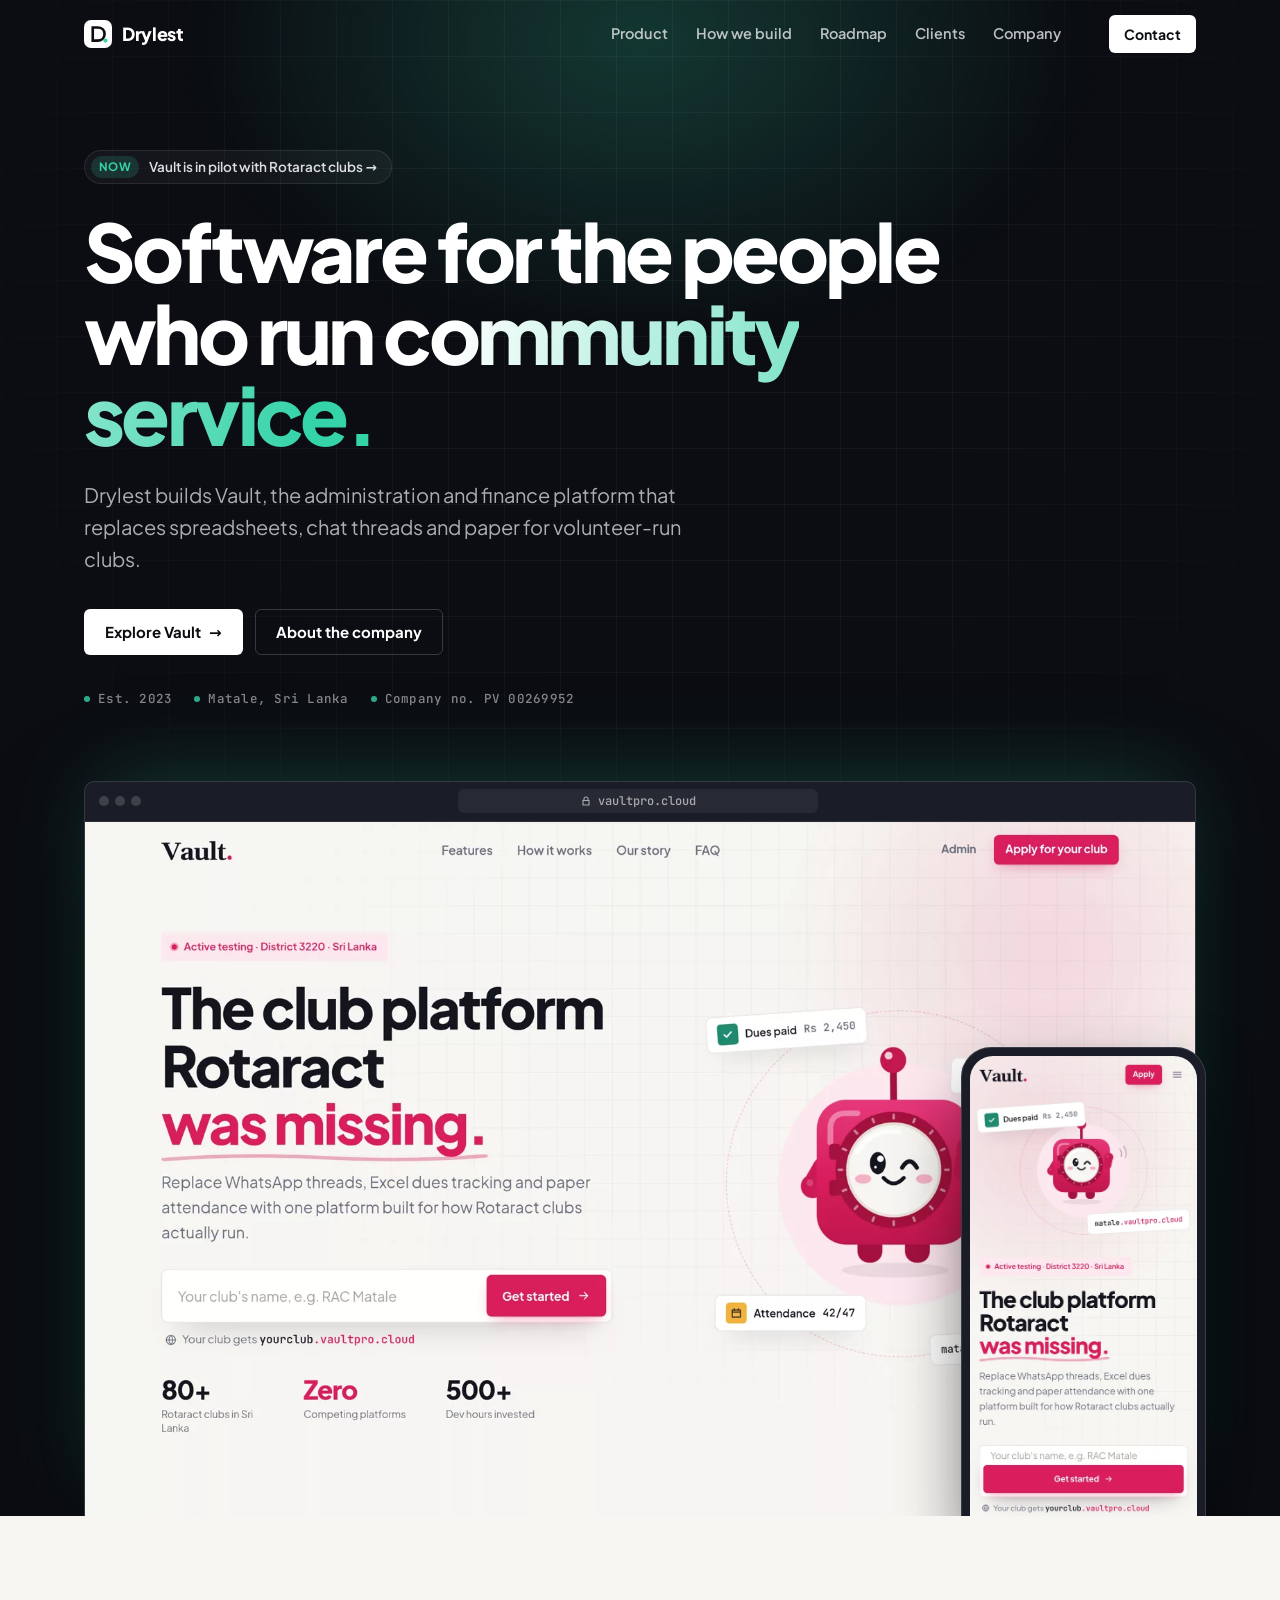
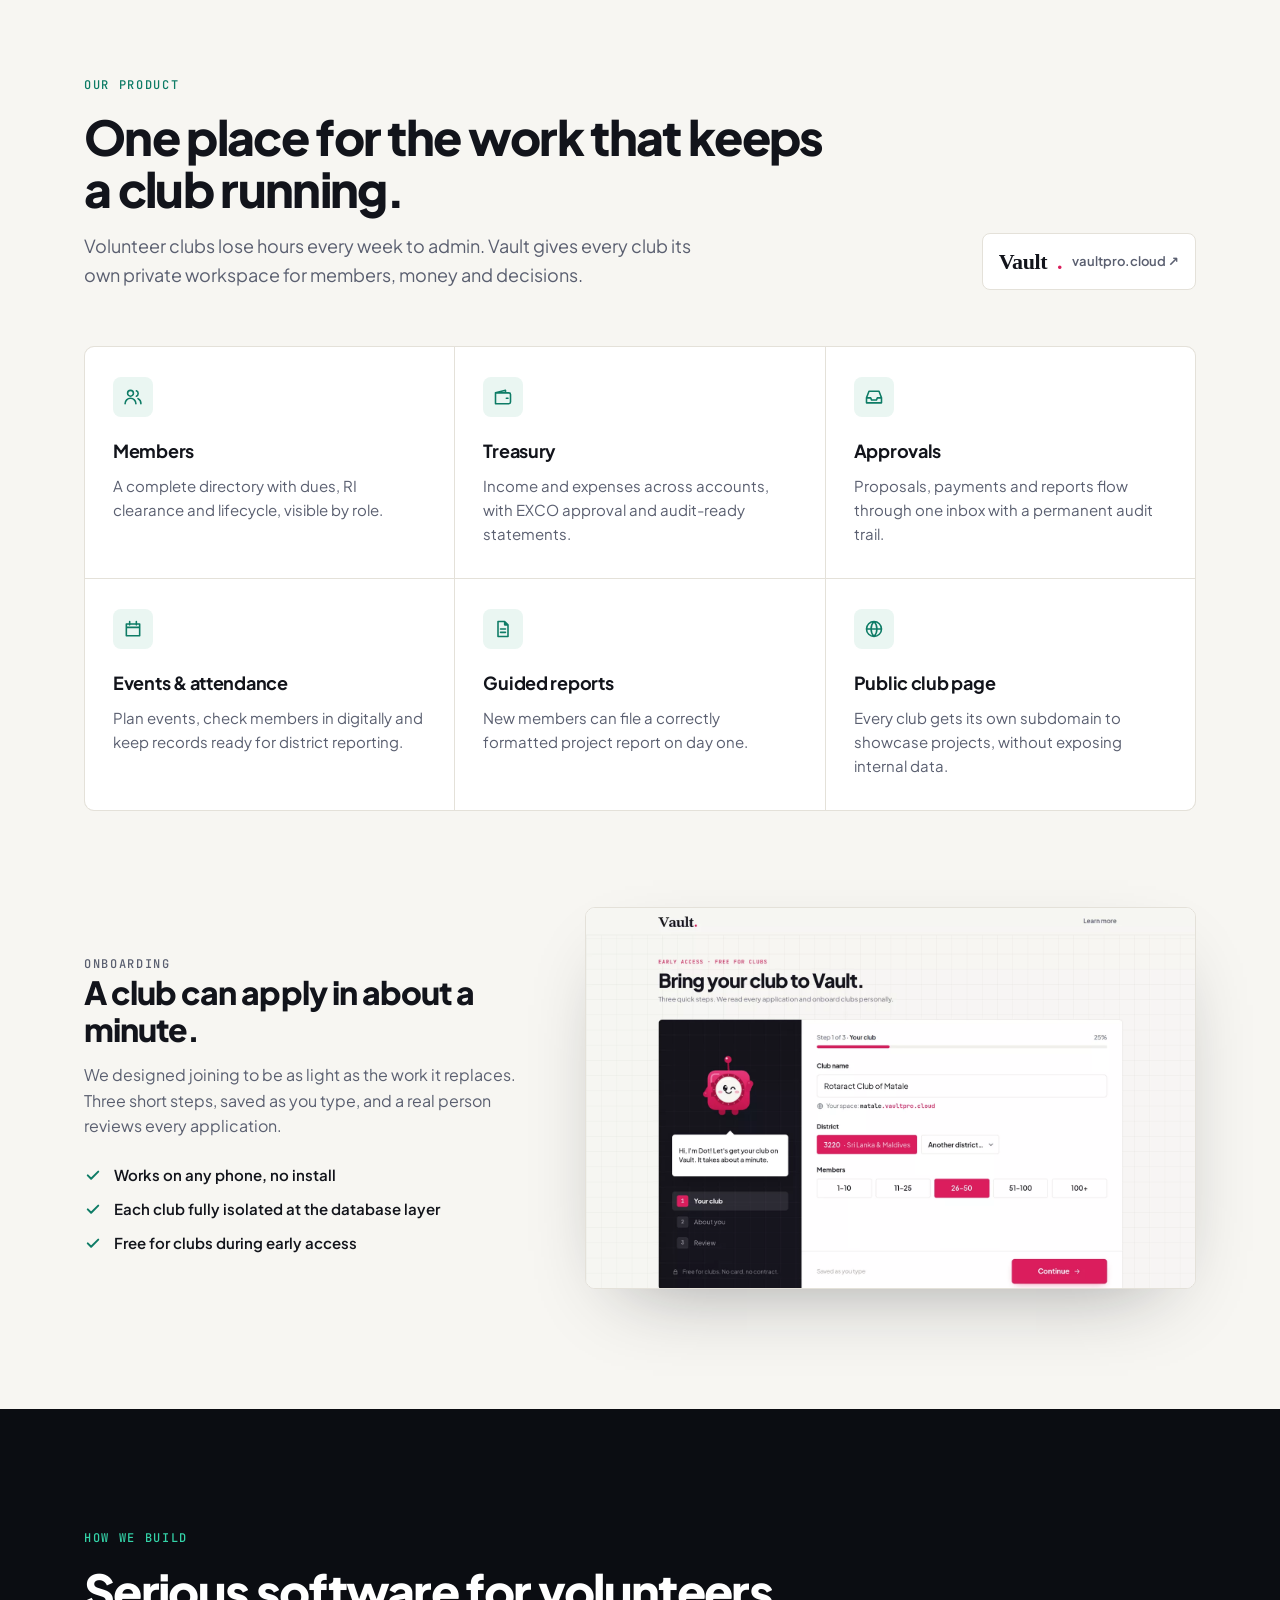
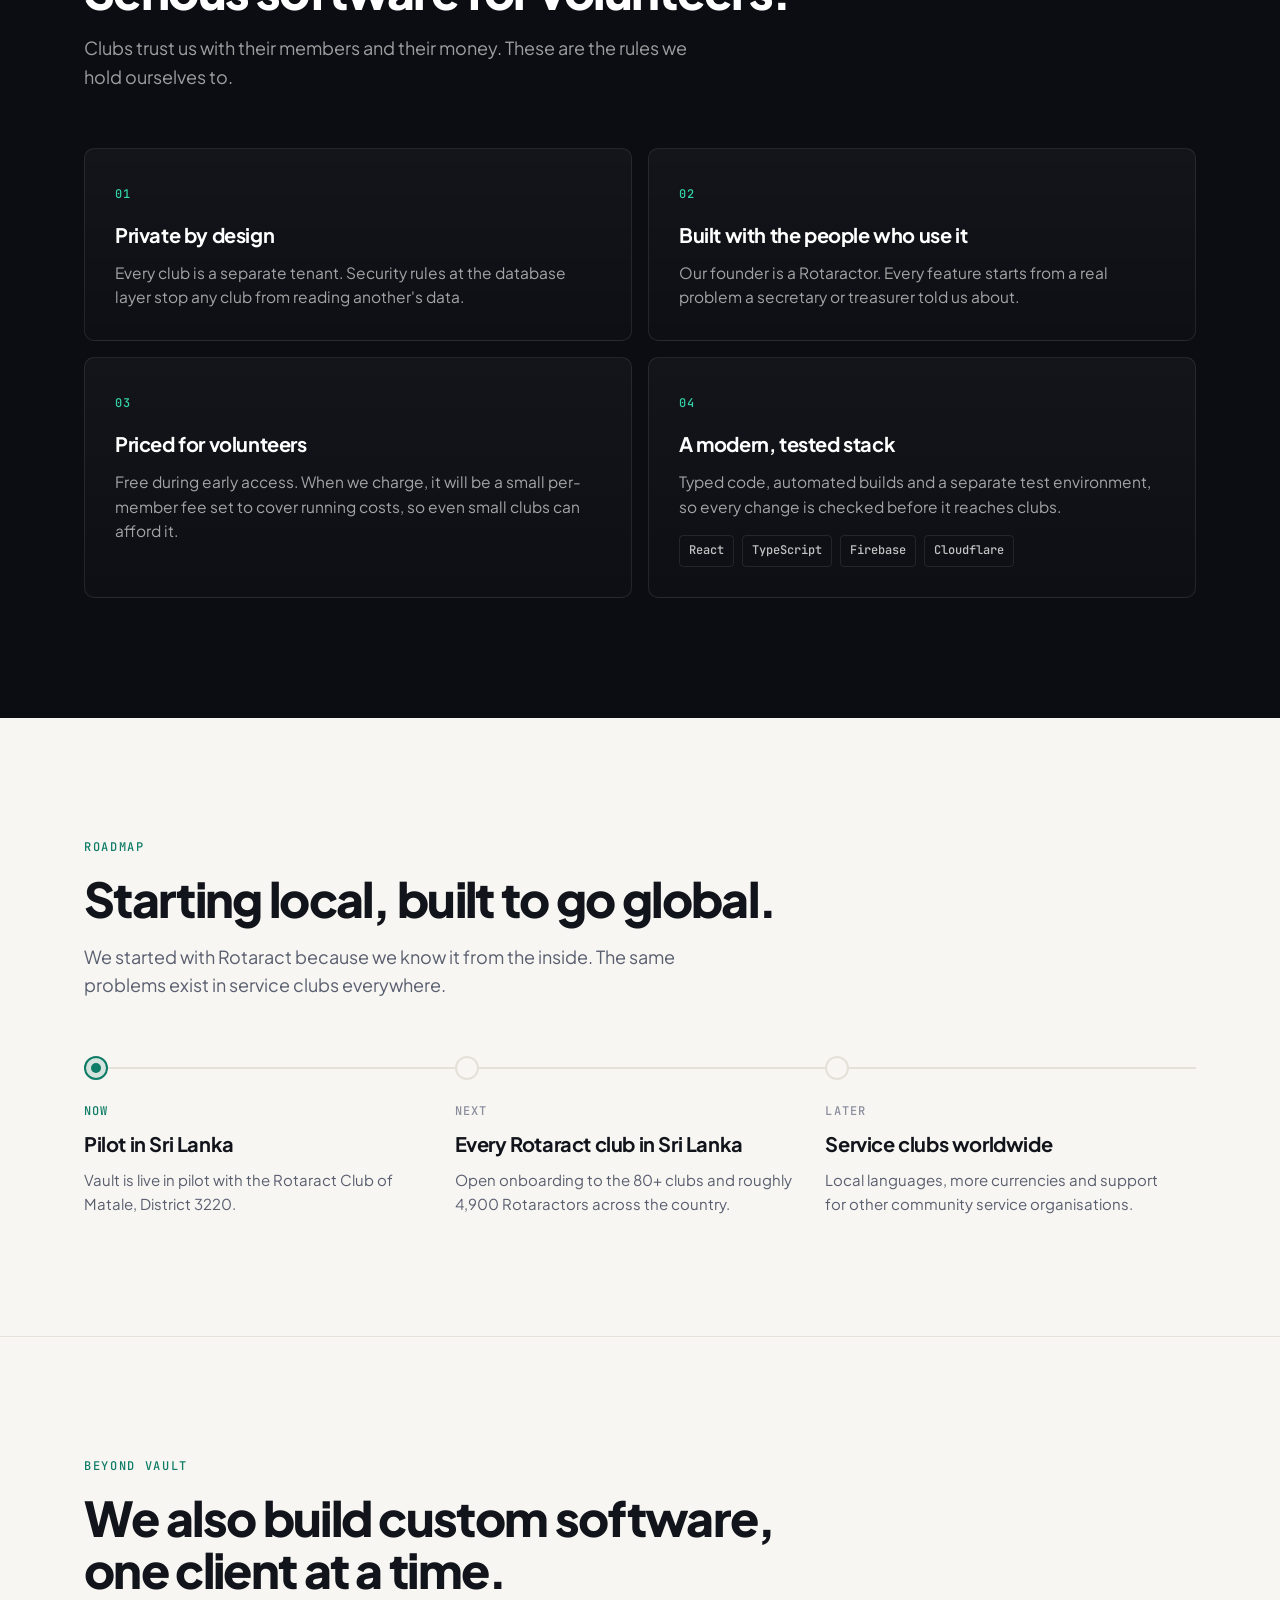
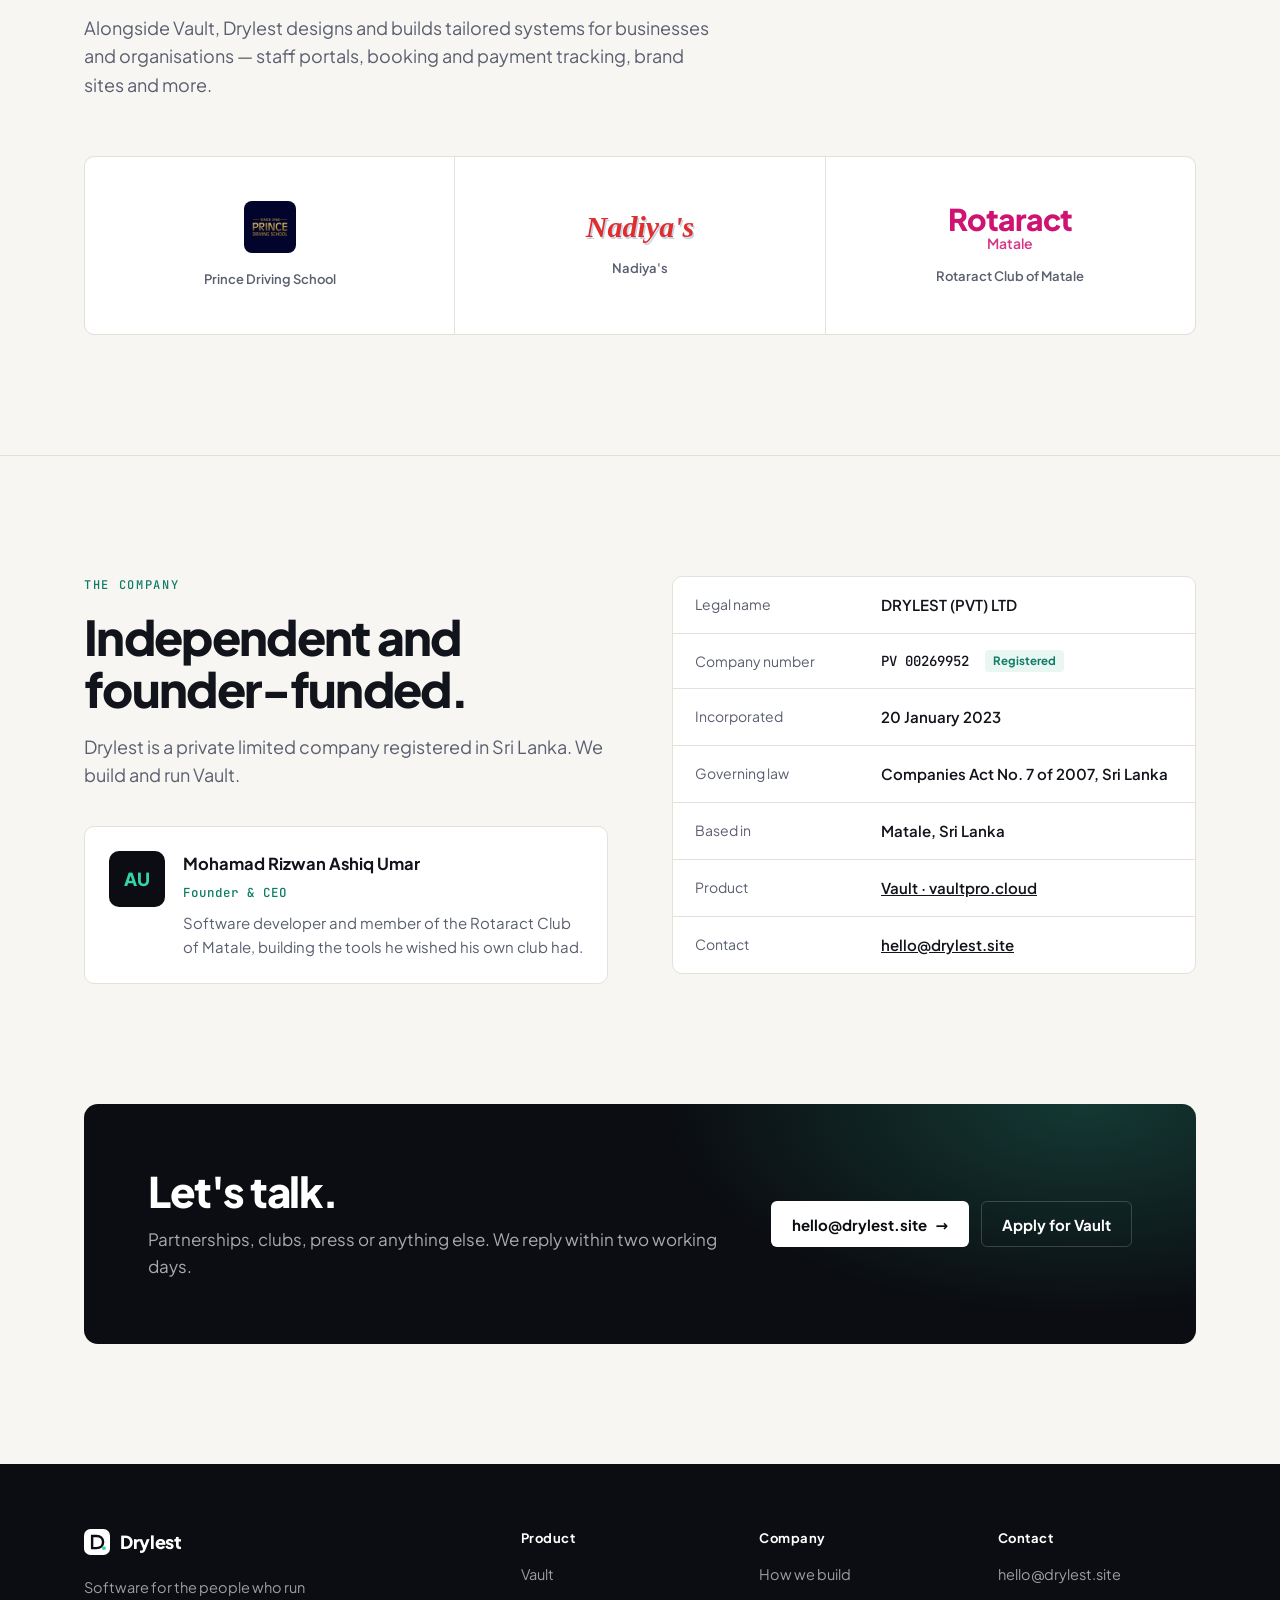
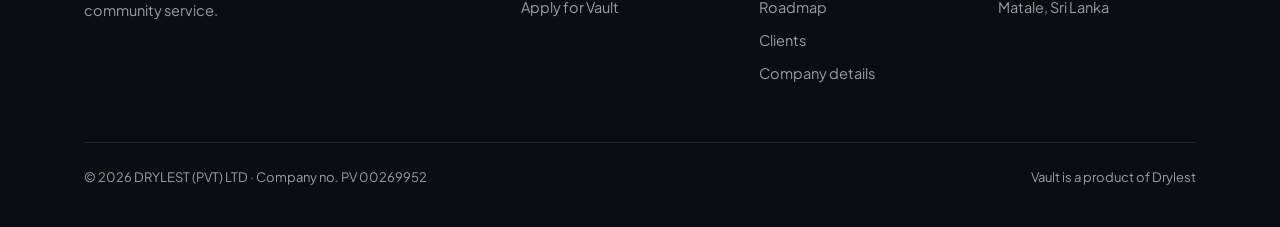
<file: index.html>
<!doctype html>
<html lang="en">
<head>
<meta charset="utf-8">
<meta name="viewport" content="width=device-width, initial-scale=1, viewport-fit=cover">
<title>Drylest · Software for community service clubs</title>
<meta name="description" content="Drylest (Pvt) Ltd is a software company in Matale, Sri Lanka, incorporated in 2023. We build Vault, the administration and finance platform for community service clubs.">
<meta name="theme-color" content="#0B0D12">
<link rel="canonical" href="https://drylest.site/">
<meta property="og:type" content="website">
<meta property="og:title" content="Drylest · Software for community service clubs">
<meta property="og:description" content="Software company in Matale, Sri Lanka. We build Vault, the administration and finance platform for community service clubs.">
<meta property="og:url" content="https://drylest.site/">
<meta property="og:image" content="https://drylest.site/assets/img/og.png">
<meta name="twitter:card" content="summary_large_image">
<link rel="icon" href="/favicon.svg" type="image/svg+xml">
<link rel="preload" href="/assets/fonts/plus-jakarta-sans-latin-800-normal.woff2" as="font" type="font/woff2" crossorigin>
<link rel="preload" href="/assets/fonts/plus-jakarta-sans-latin-400-normal.woff2" as="font" type="font/woff2" crossorigin>
<script type="application/ld+json">
{"@context":"https://schema.org","@type":"Organization","name":"DRYLEST (PVT) LTD","alternateName":"Drylest","url":"https://drylest.site","logo":"https://drylest.site/favicon.svg","foundingDate":"2023-01-20","email":"hello@drylest.site","address":{"@type":"PostalAddress","addressLocality":"Matale","addressCountry":"LK"},"founder":{"@type":"Person","name":"Mohamad Rizwan Ashiq Umar"},"owns":{"@type":"SoftwareApplication","name":"Vault","url":"https://vaultpro.cloud","applicationCategory":"BusinessApplication"}}
</script>
<style>
  @font-face { font-family: 'Jakarta'; font-weight: 400; font-display: swap; src: url('/assets/fonts/plus-jakarta-sans-latin-400-normal.woff2') format('woff2'); }
  @font-face { font-family: 'Jakarta'; font-weight: 500; font-display: swap; src: url('/assets/fonts/plus-jakarta-sans-latin-500-normal.woff2') format('woff2'); }
  @font-face { font-family: 'Jakarta'; font-weight: 600; font-display: swap; src: url('/assets/fonts/plus-jakarta-sans-latin-600-normal.woff2') format('woff2'); }
  @font-face { font-family: 'Jakarta'; font-weight: 700; font-display: swap; src: url('/assets/fonts/plus-jakarta-sans-latin-700-normal.woff2') format('woff2'); }
  @font-face { font-family: 'Jakarta'; font-weight: 800; font-display: swap; src: url('/assets/fonts/plus-jakarta-sans-latin-800-normal.woff2') format('woff2'); }
  @font-face { font-family: 'JBMono'; font-weight: 400 700; font-display: swap; src: url('/assets/fonts/jetbrains-mono-latin-500-normal.woff2') format('woff2'); }

  :root {
    --night: #0B0D12; --night-2: #12151D; --night-line: rgba(255,255,255,.09);
    --paper: #F7F6F2; --white: #FFFFFF; --ink: #12141B; --line: #E4E1D9;
    --muted: #5A5F70; --soft: #8A8E9C;
    --mint: #34D3A8; --teal: #0E7C66; --vault: #D91E5C;
    --sans: 'Jakarta', system-ui, -apple-system, 'Segoe UI', sans-serif;
    --mono: 'JBMono', ui-monospace, 'SFMono-Regular', Menlo, monospace;
  }
  *, *::before, *::after { box-sizing: border-box; }
  html { -webkit-text-size-adjust: 100%; scroll-behavior: smooth; scroll-padding-top: 80px; }
  body { margin: 0; background: var(--paper); color: var(--ink); font: 400 16px/1.6 var(--sans); -webkit-font-smoothing: antialiased; }
  img { max-width: 100%; height: auto; display: block; }
  a { color: inherit; }
  :focus-visible { outline: 2px solid var(--mint); outline-offset: 3px; border-radius: 4px; }
  .wrap { width: 100%; max-width: 1160px; margin: 0 auto; padding: 0 24px; }
  .mono { font-family: var(--mono); }
  .sr-only { position: absolute; width: 1px; height: 1px; overflow: hidden; clip: rect(0 0 0 0); white-space: nowrap; }

  /* ── Header ─────────────────────────────────────────── */
  .nav { position: fixed; inset: 0 0 auto; z-index: 50; padding-top: env(safe-area-inset-top); transition: background-color .25s, border-color .25s; border-bottom: 1px solid transparent; }
  .nav.scrolled { background: rgba(11,13,18,.78); backdrop-filter: saturate(160%) blur(14px); -webkit-backdrop-filter: saturate(160%) blur(14px); border-color: var(--night-line); }
  .nav .wrap { height: 68px; display: flex; align-items: center; gap: 28px; }
  .logo { display: inline-flex; align-items: center; gap: 10px; color: #fff; text-decoration: none; font-weight: 800; font-size: 18px; letter-spacing: -.02em; }
  .logo svg { flex-shrink: 0; }
  .nav-links { display: flex; gap: 4px; margin-left: auto; }
  .nav-links a { color: rgba(255,255,255,.72); text-decoration: none; font-size: 14.5px; font-weight: 600; padding: 8px 12px; border-radius: 6px; transition: color .15s, background-color .15s; }
  .nav-links a:hover { color: #fff; background: rgba(255,255,255,.06); }
  .nav-cta { margin-left: 8px; }
  .menu-btn { display: none; margin-left: auto; width: 44px; height: 44px; border: 0; background: transparent; color: #fff; border-radius: 6px; cursor: pointer; }
  .menu-btn:hover { background: rgba(255,255,255,.08); }

  .btn { display: inline-flex; align-items: center; justify-content: center; gap: 8px; height: 46px; padding: 0 20px; border-radius: 6px; font: 700 15px/1 var(--sans); text-decoration: none; border: 1px solid transparent; cursor: pointer; transition: background-color .15s, border-color .15s, transform .15s, color .15s; white-space: nowrap; }
  .btn:active { transform: translateY(1px); }
  .btn-sm { height: 38px; padding: 0 14px; font-size: 14px; }
  .btn-light { background: #fff; color: var(--night); }
  .btn-light:hover { background: #E8F8F3; }
  .btn-ghost { color: #fff; border-color: rgba(255,255,255,.18); }
  .btn-ghost:hover { border-color: rgba(255,255,255,.45); background: rgba(255,255,255,.04); }
  .btn-ink { background: var(--ink); color: #fff; }
  .btn-ink:hover { background: #262A36; }
  .btn-line { background: var(--white); border-color: var(--line); color: var(--ink); }
  .btn-line:hover { border-color: var(--ink); }
  .btn .arrow { transition: transform .2s; }
  .btn:hover .arrow { transform: translateX(3px); }

  /* ── Hero ───────────────────────────────────────────── */
  .hero { position: relative; background: var(--night); color: #fff; overflow: hidden; padding: calc(150px + env(safe-area-inset-top)) 0 0; isolation: isolate; }
  .hero::before { content: ""; position: absolute; inset: 0; z-index: -1;
    background-image: linear-gradient(rgba(255,255,255,.045) 1px, transparent 1px), linear-gradient(90deg, rgba(255,255,255,.045) 1px, transparent 1px);
    background-size: 56px 56px; mask-image: radial-gradient(ellipse 80% 70% at 50% 20%, #000 30%, transparent 75%); -webkit-mask-image: radial-gradient(ellipse 80% 70% at 50% 20%, #000 30%, transparent 75%); }
  .hero::after { content: ""; position: absolute; z-index: -1; width: 900px; height: 600px; left: 50%; top: -260px; transform: translateX(-50%);
    background: radial-gradient(closest-side, rgba(52,211,168,.22), transparent); filter: blur(20px); }
  .pill { display: inline-flex; align-items: center; gap: 10px; height: 34px; padding: 0 14px 0 6px; border-radius: 999px; border: 1px solid var(--night-line); background: rgba(255,255,255,.04); font-size: 13.5px; font-weight: 600; color: rgba(255,255,255,.85); text-decoration: none; }
  .pill b { display: inline-flex; align-items: center; height: 22px; padding: 0 8px; border-radius: 999px; background: rgba(52,211,168,.16); color: var(--mint); font-size: 11.5px; letter-spacing: .04em; }
  .pill:hover { border-color: rgba(255,255,255,.25); }
  .hero h1 { margin: 26px 0 0; font-size: clamp(40px, 7.2vw, 80px); line-height: 1.02; letter-spacing: -.045em; font-weight: 800; max-width: 920px; }
  .hero h1 em { font-style: normal; background: linear-gradient(100deg, #fff 10%, var(--mint) 90%); -webkit-background-clip: text; background-clip: text; color: transparent; }
  .hero .lead { margin: 24px 0 0; font-size: clamp(17px, 2vw, 20px); line-height: 1.6; color: rgba(255,255,255,.66); max-width: 620px; }
  .hero .ctas { display: flex; flex-wrap: wrap; gap: 12px; margin-top: 34px; }
  .meta { display: flex; flex-wrap: wrap; gap: 8px 22px; margin-top: 34px; font-family: var(--mono); font-size: 12.5px; color: rgba(255,255,255,.5); letter-spacing: .02em; }
  .meta span::before { content: ""; display: inline-block; width: 6px; height: 6px; border-radius: 50%; background: var(--mint); margin-right: 8px; vertical-align: 1px; opacity: .8; }

  .stage { position: relative; margin-top: 72px; animation: rise 1s cubic-bezier(.2,.7,.2,1) .25s both; }
  @keyframes rise { from { opacity: 0; transform: translateY(40px); } to { opacity: 1; transform: none; } }
  .browser { position: relative; border-radius: 10px 10px 0 0; background: #1A1D27; border: 1px solid rgba(255,255,255,.12); border-bottom: 0; box-shadow: 0 -20px 80px -20px rgba(52,211,168,.25), 0 40px 120px -30px rgba(0,0,0,.8); overflow: hidden; }
  .browser-bar { display: flex; align-items: center; gap: 14px; height: 40px; padding: 0 14px; border-bottom: 1px solid rgba(255,255,255,.08); }
  .dots { display: flex; gap: 6px; }
  .dots i { width: 10px; height: 10px; border-radius: 50%; background: rgba(255,255,255,.16); }
  .url { flex: 1; max-width: 360px; margin: 0 auto; height: 24px; border-radius: 6px; background: rgba(255,255,255,.06); display: flex; align-items: center; justify-content: center; gap: 6px; font-family: var(--mono); font-size: 12px; color: rgba(255,255,255,.6); }
  .browser img { width: 100%; aspect-ratio: 1600 / 1000; object-fit: cover; object-position: top; }
  .phone { position: absolute; right: -10px; bottom: -40px; width: 22%; min-width: 150px; max-width: 250px; border-radius: 30px; padding: 8px; background: #1A1D27; border: 1px solid rgba(255,255,255,.14); box-shadow: 0 30px 80px -20px rgba(0,0,0,.8); }
  .phone img { border-radius: 23px; aspect-ratio: 390 / 844; object-fit: cover; object-position: top; }

  /* ── Sections ───────────────────────────────────────── */
  section { padding: 120px 0; }
  .eyebrow { font-family: var(--mono); font-size: 12px; font-weight: 600; letter-spacing: .14em; text-transform: uppercase; color: var(--teal); margin: 0 0 16px; }
  h2 { margin: 0; font-size: clamp(30px, 4.4vw, 48px); line-height: 1.08; letter-spacing: -.035em; font-weight: 800; max-width: 760px; }
  .sub { margin: 18px 0 0; font-size: 18px; color: var(--muted); max-width: 640px; }

  .product { padding-top: 160px; }
  .product-head { display: grid; grid-template-columns: minmax(0, 1fr) auto; gap: 32px; align-items: end; }
  .vault-mark { font-family: Georgia, 'Times New Roman', serif; font-weight: 700; font-size: 22px; letter-spacing: -.02em; display: inline-flex; align-items: center; gap: 10px; text-decoration: none; padding: 10px 16px; border: 1px solid var(--line); border-radius: 8px; background: var(--white); }
  .vault-mark span { color: var(--vault); }
  .vault-mark small { font-family: var(--sans); font-size: 13px; font-weight: 600; color: var(--muted); letter-spacing: 0; }
  .features { margin-top: 56px; display: grid; grid-template-columns: repeat(3, minmax(0, 1fr)); gap: 1px; background: var(--line); border: 1px solid var(--line); border-radius: 10px; overflow: hidden; }
  .feature { background: var(--white); padding: 30px 28px 32px; }
  .icon { width: 40px; height: 40px; border-radius: 8px; display: grid; place-items: center; background: #EAF6F2; color: var(--teal); margin-bottom: 20px; }
  .feature h3 { margin: 0; font-size: 18px; letter-spacing: -.015em; font-weight: 700; }
  .feature p { margin: 8px 0 0; color: var(--muted); font-size: 15px; }

  .split { margin-top: 96px; display: grid; grid-template-columns: minmax(0, 5fr) minmax(0, 7fr); gap: 64px; align-items: center; }
  .split h3 { margin: 0; font-size: clamp(24px, 3vw, 32px); letter-spacing: -.03em; line-height: 1.15; font-weight: 800; }
  .split p { color: var(--muted); margin: 14px 0 0; }
  .checks { list-style: none; padding: 0; margin: 24px 0 0; display: grid; gap: 10px; }
  .checks li { display: flex; gap: 12px; font-weight: 600; font-size: 15px; }
  .checks svg { flex-shrink: 0; margin-top: 3px; color: var(--teal); }
  .shot { border-radius: 10px; border: 1px solid var(--line); overflow: hidden; background: var(--white); box-shadow: 0 30px 80px -40px rgba(18,20,27,.45); }
  .shot img { aspect-ratio: 1600 / 1000; object-fit: cover; object-position: top; }

  /* principles (dark) */
  .principles { background: var(--night); color: #fff; position: relative; overflow: hidden; }
  .principles .eyebrow { color: var(--mint); }
  .principles .sub { color: rgba(255,255,255,.6); }
  .p-grid { margin-top: 56px; display: grid; grid-template-columns: repeat(2, minmax(0, 1fr)); gap: 16px; }
  .p-card { border: 1px solid var(--night-line); border-radius: 10px; padding: 30px; background: linear-gradient(180deg, rgba(255,255,255,.035), rgba(255,255,255,.01)); transition: border-color .2s, transform .2s; }
  .p-card:hover { border-color: rgba(52,211,168,.4); transform: translateY(-2px); }
  .p-card .num { font-family: var(--mono); font-size: 12px; color: var(--mint); letter-spacing: .1em; }
  .p-card h3 { margin: 14px 0 0; font-size: 20px; letter-spacing: -.02em; }
  .p-card p { margin: 10px 0 0; color: rgba(255,255,255,.62); font-size: 15.5px; }
  .stack { display: flex; flex-wrap: wrap; gap: 8px; margin-top: 16px; }
  .stack span { font-family: var(--mono); font-size: 12px; padding: 5px 9px; border-radius: 4px; border: 1px solid var(--night-line); color: rgba(255,255,255,.75); }

  /* roadmap */
  .road { margin-top: 56px; display: grid; grid-template-columns: repeat(3, minmax(0, 1fr)); gap: 0; position: relative; }
  .road::before { content: ""; position: absolute; left: 0; right: 0; top: 11px; height: 2px; background: var(--line); }
  .step { position: relative; padding-right: 32px; }
  .step .dot { width: 24px; height: 24px; border-radius: 50%; background: var(--paper); border: 2px solid var(--line); display: grid; place-items: center; position: relative; }
  .step.now .dot { border-color: var(--teal); }
  .step.now .dot::after { content: ""; width: 10px; height: 10px; border-radius: 50%; background: var(--teal); box-shadow: 0 0 0 6px rgba(14,124,102,.15); animation: pulse 2s ease-in-out infinite; }
  .step .tag { display: inline-block; margin-top: 22px; font-family: var(--mono); font-size: 12px; font-weight: 600; letter-spacing: .1em; color: var(--soft); }
  .step.now .tag { color: var(--teal); }
  .step h3 { margin: 6px 0 0; font-size: 20px; letter-spacing: -.02em; }
  .step p { margin: 8px 0 0; color: var(--muted); font-size: 15px; }
  @keyframes pulse { 50% { box-shadow: 0 0 0 10px rgba(14,124,102,0); } }

  /* clients */
  .clients { border-top: 1px solid var(--line); }
  .client-grid { margin-top: 56px; display: grid; grid-template-columns: repeat(3, minmax(0, 1fr)); gap: 1px; background: var(--line); border: 1px solid var(--line); border-radius: 10px; overflow: hidden; }
  .client-card { background: var(--white); padding: 44px 24px; display: flex; flex-direction: column; align-items: center; justify-content: center; gap: 16px; text-align: center; transition: background-color .15s; }
  .client-card:hover { background: var(--paper); }
  .client-card img { max-height: 52px; width: auto; object-fit: contain; border-radius: 8px; }
  .client-mark { font-size: 30px; line-height: 1; }
  .client-mark.nadiya { font-family: 'Brush Script MT', 'Segoe Script', cursive; font-style: italic; font-weight: 600; color: #E22D2D; text-shadow: 1.5px 1.5px 0 rgba(120,160,200,.45); }
  .client-mark.rotaract { font-family: var(--sans); font-weight: 800; letter-spacing: -.02em; color: #CE1372; }
  .client-mark.rotaract small { display: block; font-weight: 600; font-size: 14px; letter-spacing: 0; margin-top: 2px; color: #CE1372; opacity: .85; }
  .client-name { font-size: 13px; font-weight: 600; color: var(--muted); }

  /* company */
  .company { border-top: 1px solid var(--line); }
  .co-grid { display: grid; grid-template-columns: minmax(0, 1fr) minmax(0, 1fr); gap: 64px; align-items: start; }
  .founder { margin-top: 36px; display: flex; gap: 18px; padding: 24px; border: 1px solid var(--line); border-radius: 10px; background: var(--white); }
  .avatar { width: 56px; height: 56px; border-radius: 10px; background: var(--night); color: var(--mint); display: grid; place-items: center; font-weight: 800; font-size: 18px; flex-shrink: 0; letter-spacing: -.02em; }
  .founder strong { display: block; font-size: 16.5px; }
  .founder .role { font-family: var(--mono); font-size: 12.5px; color: var(--teal); }
  .founder p { margin: 8px 0 0; color: var(--muted); font-size: 15px; }
  dl.facts { margin: 0; border: 1px solid var(--line); border-radius: 10px; background: var(--white); overflow: hidden; }
  dl.facts div { display: grid; grid-template-columns: 170px minmax(0, 1fr); gap: 16px; padding: 16px 22px; border-top: 1px solid var(--line); }
  dl.facts div:first-child { border-top: 0; }
  dt { color: var(--muted); font-size: 14px; }
  dd { margin: 0; font-weight: 600; font-size: 15px; overflow-wrap: anywhere; }
  dd.mono { font-size: 14px; }
  .verified { display: inline-flex; align-items: center; gap: 6px; margin-left: 8px; font-family: var(--sans); font-size: 11.5px; font-weight: 700; color: var(--teal); background: #EAF6F2; padding: 2px 8px; border-radius: 4px; vertical-align: 1px; }

  /* CTA */
  .cta-band { padding: 0 0 120px; }
  .cta-card { position: relative; overflow: hidden; border-radius: 14px; background: var(--night); color: #fff; padding: 64px; display: grid; grid-template-columns: minmax(0, 1fr) auto; gap: 32px; align-items: center; isolation: isolate; }
  .cta-card::before { content: ""; position: absolute; inset: 0; z-index: -1; background: radial-gradient(600px 300px at 90% 0%, rgba(52,211,168,.22), transparent 70%); }
  .cta-card h2 { font-size: clamp(28px, 4vw, 42px); }
  .cta-card p { margin: 12px 0 0; color: rgba(255,255,255,.65); font-size: 17px; }
  .cta-card .actions { display: flex; flex-wrap: wrap; gap: 12px; }

  /* footer */
  footer { background: var(--night); color: rgba(255,255,255,.6); padding: 64px 0 calc(40px + env(safe-area-inset-bottom)); font-size: 14.5px; }
  .f-grid { display: grid; grid-template-columns: minmax(0, 2fr) repeat(3, minmax(0, 1fr)); gap: 40px; }
  .f-grid h4 { margin: 0 0 14px; color: #fff; font-size: 13px; font-weight: 700; letter-spacing: .04em; }
  .f-grid ul { list-style: none; margin: 0; padding: 0; display: grid; gap: 10px; }
  .f-grid a { text-decoration: none; }
  .f-grid a:hover { color: #fff; }
  .f-brand p { margin: 14px 0 0; max-width: 300px; }
  .f-bottom { margin-top: 56px; padding-top: 24px; border-top: 1px solid var(--night-line); display: flex; flex-wrap: wrap; gap: 8px 24px; justify-content: space-between; font-size: 13px; }

  /* reveal */
  .reveal { opacity: 0; transform: translateY(16px); transition: opacity .7s cubic-bezier(.2,.7,.2,1), transform .7s cubic-bezier(.2,.7,.2,1); }
  .reveal.in { opacity: 1; transform: none; }
  .no-js .reveal { opacity: 1; transform: none; }

  /* ── Responsive ─────────────────────────────────────── */
  @media (max-width: 900px) {
    .nav-links, .nav-cta { display: none; }
    .menu-btn { display: grid; place-items: center; }
    .nav.open { background: var(--night); border-color: var(--night-line); }
    .nav.open .nav-links { display: flex; flex-direction: column; position: absolute; top: calc(68px + env(safe-area-inset-top)); left: 0; right: 0; background: var(--night); padding: 8px 16px 20px; border-bottom: 1px solid var(--night-line); gap: 2px; }
    .nav.open .nav-links a { font-size: 17px; padding: 14px 12px; }
    .features, .p-grid, .client-grid { grid-template-columns: 1fr; }
    .split, .co-grid { grid-template-columns: 1fr; gap: 40px; }
    .road { grid-template-columns: 1fr; gap: 32px; }
    .road::before { left: 11px; right: auto; top: 0; bottom: 0; width: 2px; height: auto; }
    .step { padding: 0 0 0 44px; }
    .step .dot { position: absolute; left: 0; top: 0; }
    .step .tag { margin-top: 0; }
    .product-head { grid-template-columns: 1fr; }
    .cta-card { grid-template-columns: 1fr; padding: 40px 28px; }
    .f-grid { grid-template-columns: repeat(2, minmax(0, 1fr)); }
    .f-brand { grid-column: 1 / -1; }
    section { padding: 88px 0; }
    .product { padding-top: 110px; }
  }
  @media (max-width: 560px) {
    .wrap { padding: 0 18px; }
    .hero { padding-top: calc(120px + env(safe-area-inset-top)); }
    .hero .ctas .btn { flex: 1 1 100%; }
    .stage { margin-top: 52px; }
    .phone { right: 8px; bottom: -28px; width: 34%; min-width: 0; border-radius: 22px; padding: 5px; }
    .phone img { border-radius: 17px; }
    .url { display: none; }
    dl.facts div { grid-template-columns: 1fr; gap: 2px; }
    .feature { padding: 26px 22px; }
  }
  @media (prefers-reduced-motion: reduce) {
    html { scroll-behavior: auto; }
    .reveal { opacity: 1; transform: none; transition: none; }
    .step.now .dot::after, .stage { animation: none; }
  }
</style>
</head>
<body class="no-js">

<header class="nav" id="nav">
  <div class="wrap">
    <a class="logo" href="#top" aria-label="Drylest home">
      <svg width="28" height="28" viewBox="0 0 32 32" aria-hidden="true"><rect width="32" height="32" rx="8" fill="#fff"/><path d="M10 8.5h5.4c4.9 0 8.1 3.1 8.1 7.5s-3.2 7.5-8.1 7.5H10z" fill="none" stroke="#0B0D12" stroke-width="3"/><circle cx="24.5" cy="23.5" r="2.4" fill="#34D3A8"/></svg>
      Drylest
    </a>
    <nav class="nav-links" id="menu" aria-label="Main">
      <a href="#product">Product</a>
      <a href="#principles">How we build</a>
      <a href="#roadmap">Roadmap</a>
      <a href="#clients">Clients</a>
      <a href="#company">Company</a>
    </nav>
    <a class="btn btn-light btn-sm nav-cta" href="#contact">Contact</a>
    <button class="menu-btn" id="menuBtn" aria-label="Open menu" aria-expanded="false" aria-controls="menu">
      <svg width="22" height="22" viewBox="0 0 24 24" fill="none" stroke="currentColor" stroke-width="2" stroke-linecap="round" aria-hidden="true"><path d="M4 7h16M4 12h16M4 17h16"/></svg>
    </button>
  </div>
</header>

<main id="top">
  <!-- Hero -->
  <div class="hero">
    <div class="wrap">
      <a class="pill" href="https://vaultpro.cloud"><b>NOW</b> Vault is in pilot with Rotaract clubs →</a>
      <h1>Software for the people who run <em>community service.</em></h1>
      <p class="lead">Drylest builds Vault, the administration and finance platform that replaces spreadsheets, chat threads and paper for volunteer-run clubs.</p>
      <div class="ctas">
        <a class="btn btn-light" href="https://vaultpro.cloud">Explore Vault <span class="arrow">→</span></a>
        <a class="btn btn-ghost" href="#company">About the company</a>
      </div>
      <div class="meta">
        <span>Est. 2023</span>
        <span>Matale, Sri Lanka</span>
        <span>Company no. PV 00269952</span>
      </div>

      <div class="stage">
        <div class="browser">
          <div class="browser-bar">
            <div class="dots"><i></i><i></i><i></i></div>
            <div class="url"><svg width="12" height="12" viewBox="0 0 24 24" fill="none" stroke="currentColor" stroke-width="2.2" aria-hidden="true"><path d="M6 11h12v9H6zM8 11V8a4 4 0 018 0v3"/></svg>vaultpro.cloud</div>
            <div style="width:46px"></div>
          </div>
          <img src="/assets/img/vault-hero.webp" width="1600" height="1000" alt="The Vault website: the club platform Rotaract was missing, with Dot the mascot waving.">
        </div>
        <div class="phone"><img src="/assets/img/vault-phone.webp" width="520" height="1125" alt="Vault on a phone." loading="lazy"></div>
      </div>
    </div>
  </div>

  <!-- Product -->
  <section class="product" id="product">
    <div class="wrap">
      <div class="product-head reveal">
        <div>
          <p class="eyebrow">Our product</p>
          <h2>One place for the work that keeps a club running.</h2>
          <p class="sub">Volunteer clubs lose hours every week to admin. Vault gives every club its own private workspace for members, money and decisions.</p>
        </div>
        <a class="vault-mark" href="https://vaultpro.cloud">Vault<span>.</span> <small>vaultpro.cloud ↗</small></a>
      </div>

      <div class="features reveal">
        <div class="feature">
          <div class="icon"><svg width="20" height="20" viewBox="0 0 24 24" fill="none" stroke="currentColor" stroke-width="1.9" stroke-linecap="round" stroke-linejoin="round" aria-hidden="true"><path d="M9 11a3.5 3.5 0 100-7 3.5 3.5 0 000 7zM2.5 20a6.5 6.5 0 0113 0M16 4.5a3.5 3.5 0 010 6.5M18 14a6.5 6.5 0 013.5 6"/></svg></div>
          <h3>Members</h3>
          <p>A complete directory with dues, RI clearance and lifecycle, visible by role.</p>
        </div>
        <div class="feature">
          <div class="icon"><svg width="20" height="20" viewBox="0 0 24 24" fill="none" stroke="currentColor" stroke-width="1.9" stroke-linecap="round" stroke-linejoin="round" aria-hidden="true"><path d="M3 7h16a2 2 0 012 2v9a2 2 0 01-2 2H3zM3 7l12-3v3M16 13.5h2"/></svg></div>
          <h3>Treasury</h3>
          <p>Income and expenses across accounts, with EXCO approval and audit-ready statements.</p>
        </div>
        <div class="feature">
          <div class="icon"><svg width="20" height="20" viewBox="0 0 24 24" fill="none" stroke="currentColor" stroke-width="1.9" stroke-linecap="round" stroke-linejoin="round" aria-hidden="true"><path d="M3 13l3-8h12l3 8v6H3zM3 13h5l1 2.5h6L16 13h5"/></svg></div>
          <h3>Approvals</h3>
          <p>Proposals, payments and reports flow through one inbox with a permanent audit trail.</p>
        </div>
        <div class="feature">
          <div class="icon"><svg width="20" height="20" viewBox="0 0 24 24" fill="none" stroke="currentColor" stroke-width="1.9" stroke-linecap="round" stroke-linejoin="round" aria-hidden="true"><path d="M4 6h16v14H4zM4 10h16M8 3v4M16 3v4"/></svg></div>
          <h3>Events &amp; attendance</h3>
          <p>Plan events, check members in digitally and keep records ready for district reporting.</p>
        </div>
        <div class="feature">
          <div class="icon"><svg width="20" height="20" viewBox="0 0 24 24" fill="none" stroke="currentColor" stroke-width="1.9" stroke-linecap="round" stroke-linejoin="round" aria-hidden="true"><path d="M6 3h8l4 4v14H6zM14 3v4h4M9 12h6M9 16h6"/></svg></div>
          <h3>Guided reports</h3>
          <p>New members can file a correctly formatted project report on day one.</p>
        </div>
        <div class="feature">
          <div class="icon"><svg width="20" height="20" viewBox="0 0 24 24" fill="none" stroke="currentColor" stroke-width="1.9" stroke-linecap="round" stroke-linejoin="round" aria-hidden="true"><path d="M12 21a9 9 0 100-18 9 9 0 000 18zM3 12h18M12 3c2.5 2.5 3.5 5.5 3.5 9s-1 6.5-3.5 9c-2.5-2.5-3.5-5.5-3.5-9s1-6.5 3.5-9z"/></svg></div>
          <h3>Public club page</h3>
          <p>Every club gets its own subdomain to showcase projects, without exposing internal data.</p>
        </div>
      </div>

      <div class="split">
        <div class="reveal">
          <p class="eyebrow">Onboarding</p>
          <h3>A club can apply in about a minute.</h3>
          <p>We designed joining to be as light as the work it replaces. Three short steps, saved as you type, and a real person reviews every application.</p>
          <ul class="checks">
            <li><svg width="18" height="18" viewBox="0 0 24 24" fill="none" stroke="currentColor" stroke-width="2.6" stroke-linecap="round" stroke-linejoin="round" aria-hidden="true"><path d="M5 12.5l4.5 4.5L19 7.5"/></svg>Works on any phone, no install</li>
            <li><svg width="18" height="18" viewBox="0 0 24 24" fill="none" stroke="currentColor" stroke-width="2.6" stroke-linecap="round" stroke-linejoin="round" aria-hidden="true"><path d="M5 12.5l4.5 4.5L19 7.5"/></svg>Each club fully isolated at the database layer</li>
            <li><svg width="18" height="18" viewBox="0 0 24 24" fill="none" stroke="currentColor" stroke-width="2.6" stroke-linecap="round" stroke-linejoin="round" aria-hidden="true"><path d="M5 12.5l4.5 4.5L19 7.5"/></svg>Free for clubs during early access</li>
          </ul>
        </div>
        <div class="shot reveal">
          <img src="/assets/img/vault-apply.webp" width="1600" height="1000" alt="Vault's three-step club application, with Dot the mascot guiding the user." loading="lazy">
        </div>
      </div>
    </div>
  </section>

  <!-- Principles -->
  <section class="principles" id="principles">
    <div class="wrap">
      <div class="reveal">
        <p class="eyebrow">How we build</p>
        <h2>Serious software for volunteers.</h2>
        <p class="sub">Clubs trust us with their members and their money. These are the rules we hold ourselves to.</p>
      </div>
      <div class="p-grid">
        <div class="p-card reveal">
          <span class="num">01</span>
          <h3>Private by design</h3>
          <p>Every club is a separate tenant. Security rules at the database layer stop any club from reading another's data.</p>
        </div>
        <div class="p-card reveal">
          <span class="num">02</span>
          <h3>Built with the people who use it</h3>
          <p>Our founder is a Rotaractor. Every feature starts from a real problem a secretary or treasurer told us about.</p>
        </div>
        <div class="p-card reveal">
          <span class="num">03</span>
          <h3>Priced for volunteers</h3>
          <p>Free during early access. When we charge, it will be a small per-member fee set to cover running costs, so even small clubs can afford it.</p>
        </div>
        <div class="p-card reveal">
          <span class="num">04</span>
          <h3>A modern, tested stack</h3>
          <p>Typed code, automated builds and a separate test environment, so every change is checked before it reaches clubs.</p>
          <div class="stack"><span>React</span><span>TypeScript</span><span>Firebase</span><span>Cloudflare</span></div>
        </div>
      </div>
    </div>
  </section>

  <!-- Roadmap -->
  <section id="roadmap">
    <div class="wrap">
      <div class="reveal">
        <p class="eyebrow">Roadmap</p>
        <h2>Starting local, built to go global.</h2>
        <p class="sub">We started with Rotaract because we know it from the inside. The same problems exist in service clubs everywhere.</p>
      </div>
      <div class="road reveal">
        <div class="step now">
          <div class="dot"></div>
          <span class="tag">NOW</span>
          <h3>Pilot in Sri Lanka</h3>
          <p>Vault is live in pilot with the Rotaract Club of Matale, District 3220.</p>
        </div>
        <div class="step">
          <div class="dot"></div>
          <span class="tag">NEXT</span>
          <h3>Every Rotaract club in Sri Lanka</h3>
          <p>Open onboarding to the 80+ clubs and roughly 4,900 Rotaractors across the country.</p>
        </div>
        <div class="step">
          <div class="dot"></div>
          <span class="tag">LATER</span>
          <h3>Service clubs worldwide</h3>
          <p>Local languages, more currencies and support for other community service organisations.</p>
        </div>
      </div>
    </div>
  </section>

  <!-- Clients -->
  <section class="clients" id="clients">
    <div class="wrap">
      <div class="reveal">
        <p class="eyebrow">Beyond Vault</p>
        <h2>We also build custom software, one client at a time.</h2>
        <p class="sub">Alongside Vault, Drylest designs and builds tailored systems for businesses and organisations — staff portals, booking and payment tracking, brand sites and more.</p>
      </div>
      <div class="client-grid reveal">
        <div class="client-card">
          <img src="/assets/img/clients/prince-driving-school.png" width="120" height="120" alt="Prince Driving School logo" loading="lazy">
          <span class="client-name">Prince Driving School</span>
        </div>
        <div class="client-card">
          <span class="client-mark nadiya">Nadiya's</span>
          <span class="client-name">Nadiya's</span>
        </div>
        <div class="client-card">
          <span class="client-mark rotaract">Rotaract<small>Matale</small></span>
          <span class="client-name">Rotaract Club of Matale</span>
        </div>
      </div>
    </div>
  </section>

  <!-- Company -->
  <section class="company" id="company">
    <div class="wrap co-grid">
      <div class="reveal">
        <p class="eyebrow">The company</p>
        <h2>Independent and founder-funded.</h2>
        <p class="sub">Drylest is a private limited company registered in Sri Lanka. We build and run Vault.</p>
        <div class="founder">
          <span class="avatar" aria-hidden="true">AU</span>
          <div>
            <strong>Mohamad Rizwan Ashiq Umar</strong>
            <span class="role">Founder &amp; CEO</span>
            <p>Software developer and member of the Rotaract Club of Matale, building the tools he wished his own club had.</p>
          </div>
        </div>
      </div>
      <dl class="facts reveal">
        <div><dt>Legal name</dt><dd>DRYLEST (PVT) LTD</dd></div>
        <div><dt>Company number</dt><dd class="mono">PV 00269952 <span class="verified">Registered</span></dd></div>
        <div><dt>Incorporated</dt><dd>20 January 2023</dd></div>
        <div><dt>Governing law</dt><dd>Companies Act No. 7 of 2007, Sri Lanka</dd></div>
        <div><dt>Based in</dt><dd>Matale, Sri Lanka</dd></div>
        <div><dt>Product</dt><dd><a href="https://vaultpro.cloud">Vault · vaultpro.cloud</a></dd></div>
        <div><dt>Contact</dt><dd><a href="mailto:hello@drylest.site">hello@drylest.site</a></dd></div>
      </dl>
    </div>
  </section>

  <!-- CTA -->
  <div class="cta-band" id="contact">
    <div class="wrap">
      <div class="cta-card reveal">
        <div>
          <h2>Let's talk.</h2>
          <p>Partnerships, clubs, press or anything else. We reply within two working days.</p>
        </div>
        <div class="actions">
          <a class="btn btn-light" href="mailto:hello@drylest.site">hello@drylest.site <span class="arrow">→</span></a>
          <a class="btn btn-ghost" href="https://vaultpro.cloud/apply">Apply for Vault</a>
        </div>
      </div>
    </div>
  </div>
</main>

<footer>
  <div class="wrap">
    <div class="f-grid">
      <div class="f-brand">
        <a class="logo" href="#top" aria-label="Drylest home">
          <svg width="26" height="26" viewBox="0 0 32 32" aria-hidden="true"><rect width="32" height="32" rx="8" fill="#fff"/><path d="M10 8.5h5.4c4.9 0 8.1 3.1 8.1 7.5s-3.2 7.5-8.1 7.5H10z" fill="none" stroke="#0B0D12" stroke-width="3"/><circle cx="24.5" cy="23.5" r="2.4" fill="#34D3A8"/></svg>
          Drylest
        </a>
        <p>Software for the people who run community service.</p>
      </div>
      <div>
        <h4>Product</h4>
        <ul><li><a href="https://vaultpro.cloud">Vault</a></li><li><a href="https://vaultpro.cloud/apply">Apply for Vault</a></li></ul>
      </div>
      <div>
        <h4>Company</h4>
        <ul><li><a href="#principles">How we build</a></li><li><a href="#roadmap">Roadmap</a></li><li><a href="#clients">Clients</a></li><li><a href="#company">Company details</a></li></ul>
      </div>
      <div>
        <h4>Contact</h4>
        <ul><li><a href="mailto:hello@drylest.site">hello@drylest.site</a></li><li>Matale, Sri Lanka</li></ul>
      </div>
    </div>
    <div class="f-bottom">
      <span>© 2026 DRYLEST (PVT) LTD · Company no. PV 00269952</span>
      <span>Vault is a product of Drylest</span>
    </div>
  </div>
</footer>

<script>
  document.body.classList.remove('no-js');
  var nav = document.getElementById('nav'), btn = document.getElementById('menuBtn');
  function onScroll() { nav.classList.toggle('scrolled', window.scrollY > 10); }
  window.addEventListener('scroll', onScroll, { passive: true }); onScroll();
  btn.addEventListener('click', function () {
    var open = nav.classList.toggle('open');
    btn.setAttribute('aria-expanded', open); btn.setAttribute('aria-label', open ? 'Close menu' : 'Open menu');
  });
  document.querySelectorAll('#menu a').forEach(function (a) { a.addEventListener('click', function () { nav.classList.remove('open'); btn.setAttribute('aria-expanded', 'false'); }); });
  if ('IntersectionObserver' in window) {
    var io = new IntersectionObserver(function (entries) {
      entries.forEach(function (e) { if (e.isIntersecting) { e.target.classList.add('in'); io.unobserve(e.target); } });
    }, { threshold: 0.05, rootMargin: '0px 0px -40px 0px' });
    document.querySelectorAll('.reveal').forEach(function (el) { io.observe(el); });
  } else {
    document.querySelectorAll('.reveal').forEach(function (el) { el.classList.add('in'); });
  }
</script>
</body>
</html>
</file>
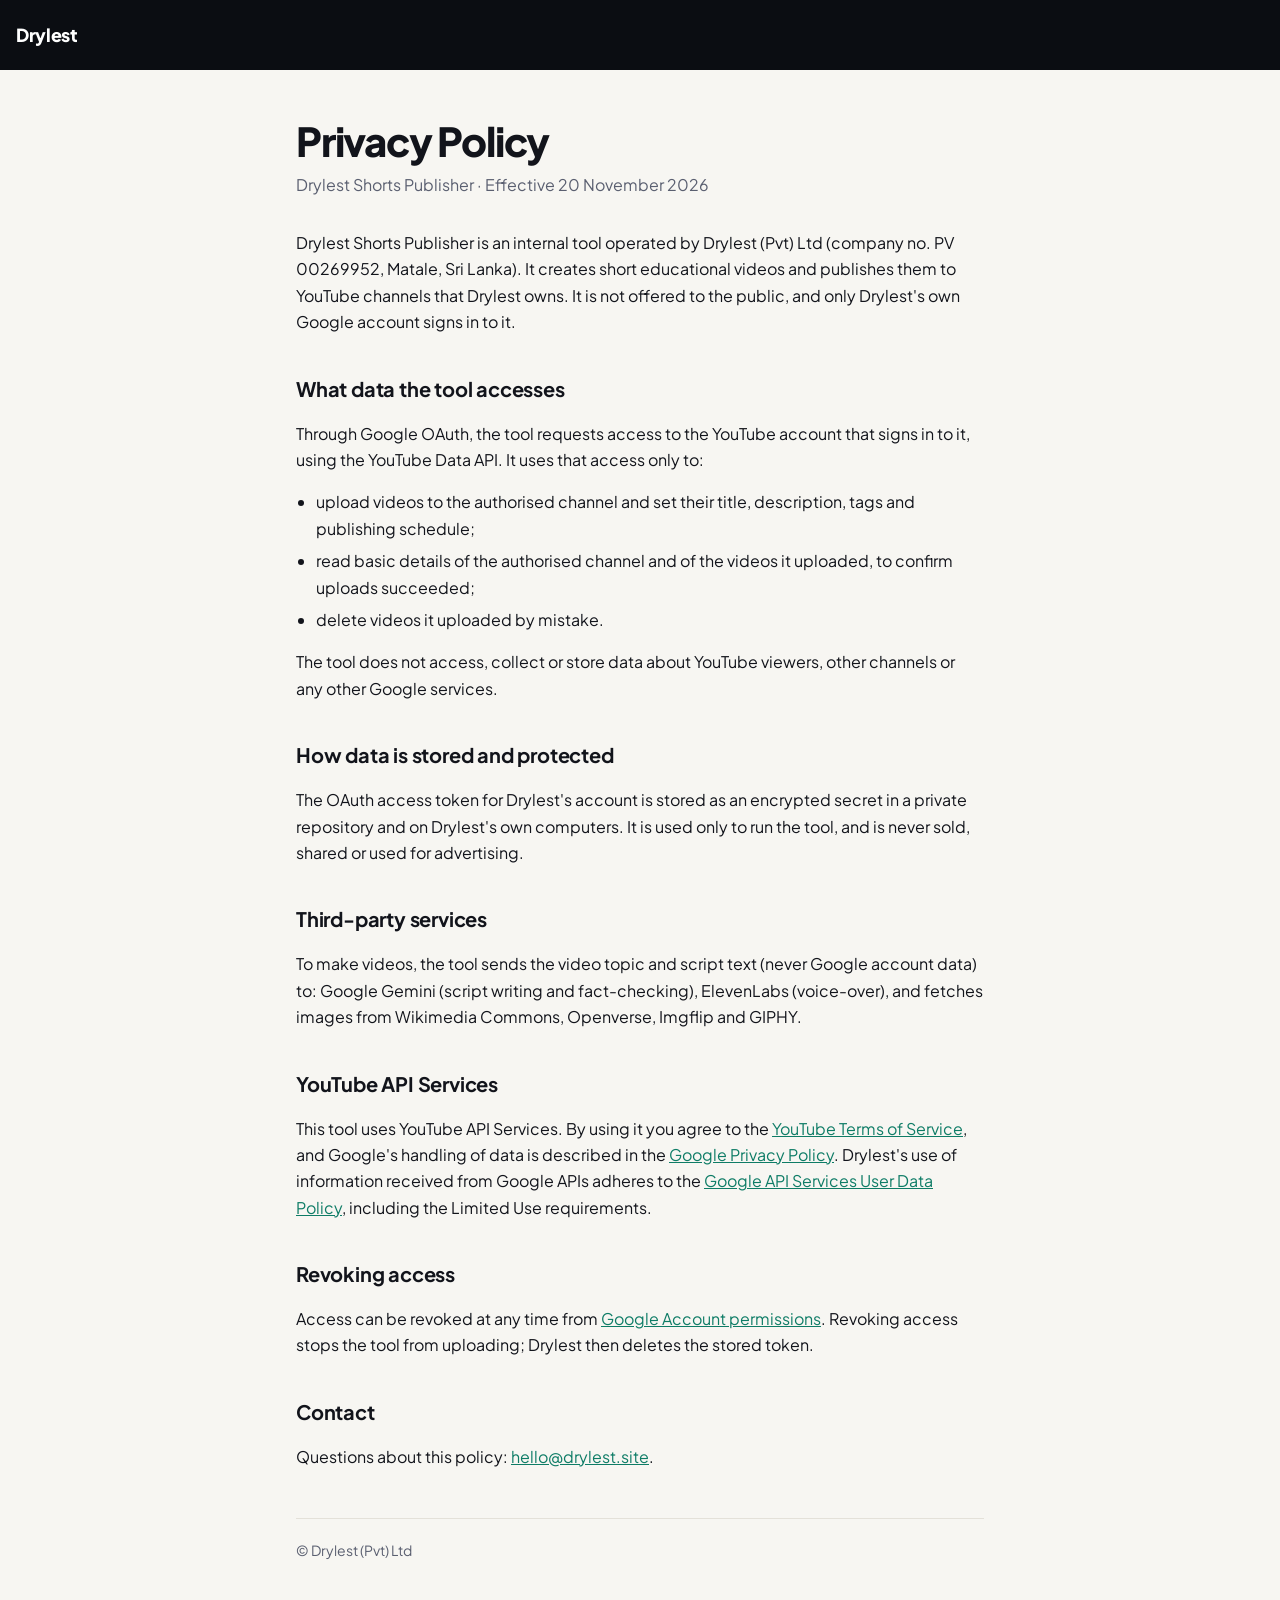
<file: privacy/index.html>
<!doctype html>
<html lang="en">
<head>
<meta charset="utf-8">
<meta name="viewport" content="width=device-width, initial-scale=1">
<title>Privacy Policy · Drylest Shorts Publisher</title>
<meta name="description" content="Privacy policy for Drylest Shorts Publisher, Drylest's internal tool for publishing videos to its own YouTube channels.">
<meta name="theme-color" content="#0B0D12">
<link rel="canonical" href="https://drylest.site/privacy/">
<link rel="icon" href="/favicon.svg" type="image/svg+xml">
<style>
  @font-face { font-family: 'Jakarta'; font-weight: 400; font-display: swap; src: url('/assets/fonts/plus-jakarta-sans-latin-400-normal.woff2') format('woff2'); }
  @font-face { font-family: 'Jakarta'; font-weight: 700; font-display: swap; src: url('/assets/fonts/plus-jakarta-sans-latin-700-normal.woff2') format('woff2'); }
  @font-face { font-family: 'Jakarta'; font-weight: 800; font-display: swap; src: url('/assets/fonts/plus-jakarta-sans-latin-800-normal.woff2') format('woff2'); }
  :root {
    --night: #0B0D12; --paper: #F7F6F2; --ink: #12141B; --line: #E4E1D9;
    --muted: #5A5F70; --teal: #0E7C66;
    --sans: 'Jakarta', system-ui, -apple-system, 'Segoe UI', sans-serif;
  }
  * { box-sizing: border-box; }
  body { margin: 0; background: var(--paper); color: var(--ink); font: 400 16px/1.65 var(--sans); -webkit-font-smoothing: antialiased; }
  header { background: var(--night); padding: 20px 16px; }
  header a { color: #fff; text-decoration: none; font-weight: 800; font-size: 18px; letter-spacing: -.02em; }
  main { max-width: 720px; margin: 0 auto; padding: 48px 16px 72px; }
  h1 { font-size: clamp(28px, 6vw, 40px); line-height: 1.15; letter-spacing: -.03em; margin: 0 0 8px; font-weight: 800; }
  h2 { font-size: 20px; letter-spacing: -.01em; margin: 36px 0 8px; font-weight: 700; }
  p, li { color: var(--ink); }
  .meta { color: var(--muted); margin: 0 0 32px; }
  a { color: var(--teal); }
  ul { padding-left: 20px; }
  li { margin: 6px 0; }
  footer { border-top: 1px solid var(--line); margin-top: 48px; padding-top: 20px; color: var(--muted); font-size: 14px; }
</style>
</head>
<body>
<header><a href="/">Drylest</a></header>
<main>
  <h1>Privacy Policy</h1>
  <p class="meta">Drylest Shorts Publisher · Effective 20 November 2026</p>

  <p>Drylest Shorts Publisher is an internal tool operated by Drylest (Pvt) Ltd
  (company no. PV 00269952, Matale, Sri Lanka). It creates short educational
  videos and publishes them to YouTube channels that Drylest owns. It is not
  offered to the public, and only Drylest's own Google account signs in to it.</p>

  <h2>What data the tool accesses</h2>
  <p>Through Google OAuth, the tool requests access to the YouTube account that
  signs in to it, using the YouTube Data API. It uses that access only to:</p>
  <ul>
    <li>upload videos to the authorised channel and set their title, description, tags and publishing schedule;</li>
    <li>read basic details of the authorised channel and of the videos it uploaded, to confirm uploads succeeded;</li>
    <li>delete videos it uploaded by mistake.</li>
  </ul>
  <p>The tool does not access, collect or store data about YouTube viewers, other
  channels or any other Google services.</p>

  <h2>How data is stored and protected</h2>
  <p>The OAuth access token for Drylest's account is stored as an encrypted secret
  in a private repository and on Drylest's own computers. It is used only to run
  the tool, and is never sold, shared or used for advertising.</p>

  <h2>Third-party services</h2>
  <p>To make videos, the tool sends the video topic and script text (never Google
  account data) to: Google Gemini (script writing and fact-checking), ElevenLabs
  (voice-over), and fetches images from Wikimedia Commons, Openverse, Imgflip and
  GIPHY.</p>

  <h2>YouTube API Services</h2>
  <p>This tool uses YouTube API Services. By using it you agree to the
  <a href="https://www.youtube.com/t/terms">YouTube Terms of Service</a>, and
  Google's handling of data is described in the
  <a href="https://policies.google.com/privacy">Google Privacy Policy</a>.
  Drylest's use of information received from Google APIs adheres to the
  <a href="https://developers.google.com/terms/api-services-user-data-policy">Google API Services User Data Policy</a>,
  including the Limited Use requirements.</p>

  <h2>Revoking access</h2>
  <p>Access can be revoked at any time from
  <a href="https://myaccount.google.com/permissions">Google Account permissions</a>.
  Revoking access stops the tool from uploading; Drylest then deletes the stored token.</p>

  <h2>Contact</h2>
  <p>Questions about this policy: <a href="mailto:hello@drylest.site">hello@drylest.site</a>.</p>

  <footer>© Drylest (Pvt) Ltd</footer>
</main>
</body>
</html>
</file>
